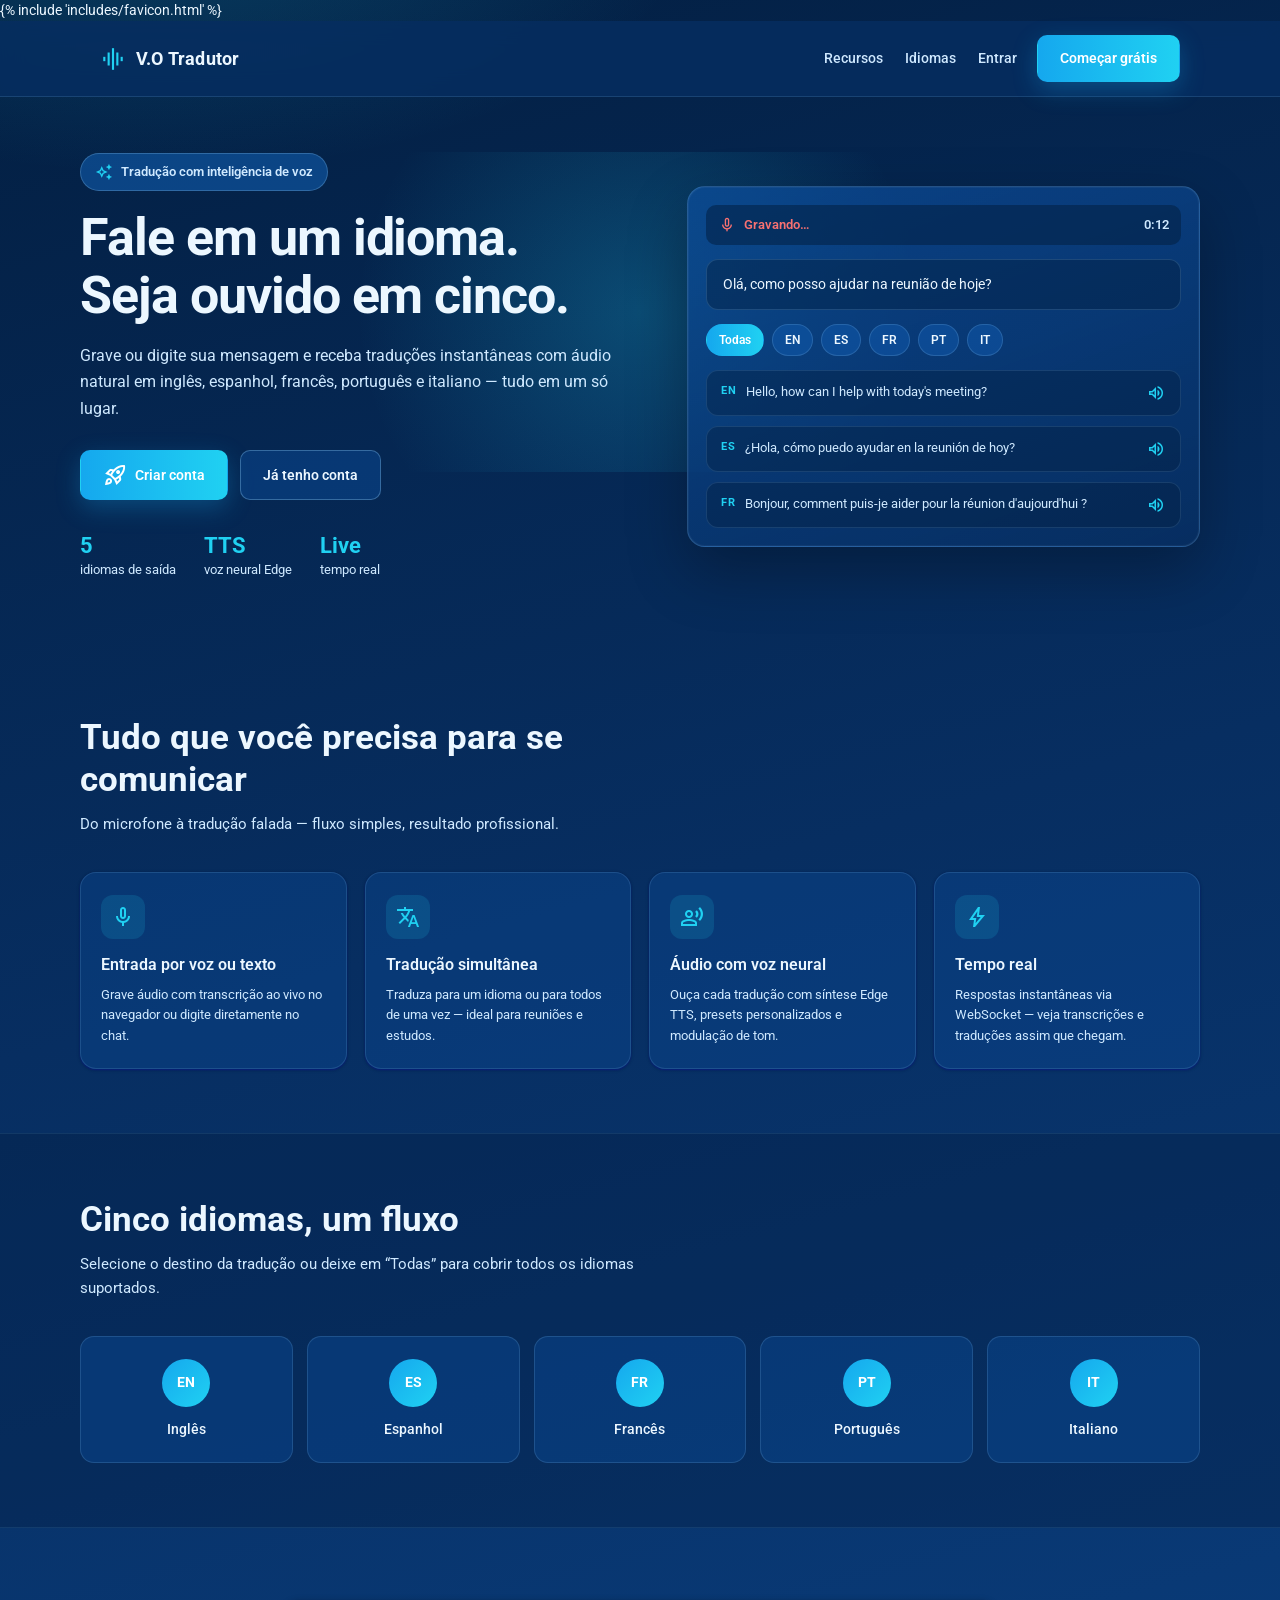
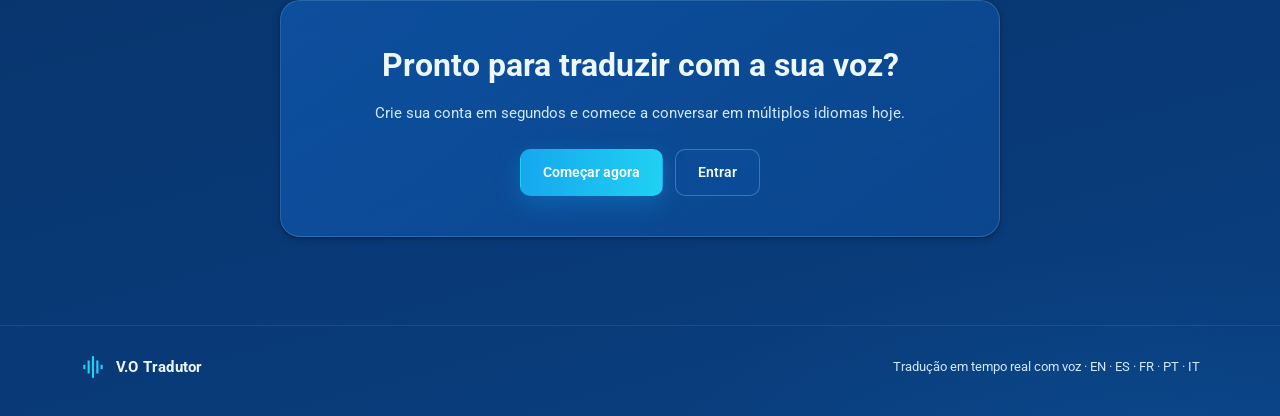
<file: templates/landing.html>
<!DOCTYPE html>
<html lang="pt-BR">
<head>
    <meta charset="utf-8">
    <meta name="viewport" content="width=device-width, initial-scale=1">
    {% include 'includes/favicon.html' %}
    <meta name="description" content="V.O Tradutor — tradução em tempo real com voz para inglês, espanhol, francês, português e italiano.">
    <title>V.O Tradutor — Tradução por voz em tempo real</title>
    <link rel="preconnect" href="https://fonts.googleapis.com">
    <link rel="preconnect" href="https://fonts.gstatic.com" crossorigin>
    <link href="https://fonts.googleapis.com/css2?family=Roboto:wght@400;500;700&display=swap" rel="stylesheet">
    <link href="https://fonts.googleapis.com/css2?family=Material+Symbols+Outlined:opsz,wght,FILL,GRAD@24,400,0,0" rel="stylesheet">
    <link rel="stylesheet" href="/static/css/base.css">
    <link rel="stylesheet" href="/static/css/landing.css?v=20260703">
</head>
<body class="md-landing-body">
    <header class="md-landing-nav" role="banner">
        <div class="md-landing-nav__inner">
            <a class="md-landing-brand" href="/">
                <span class="material-symbols-outlined" aria-hidden="true">graphic_eq</span>
                <span>V.O Tradutor</span>
            </a>
            <nav class="md-landing-nav__links" aria-label="Navegação principal">
                <a href="#recursos">Recursos</a>
                <a href="#idiomas">Idiomas</a>
                <a href="/login">Entrar</a>
            </nav>
            <a class="md-landing-btn md-landing-btn--primary md-landing-nav__cta" href="/register">Começar grátis</a>
        </div>
    </header>

    <main>
        <section class="md-landing-hero" aria-labelledby="hero-title">
            <div class="md-landing-hero__glow" aria-hidden="true"></div>
            <div class="md-landing-hero__inner">
                <div class="md-landing-hero__copy">
                    <span class="md-landing-pill">
                        <span class="material-symbols-outlined" aria-hidden="true">auto_awesome</span>
                        Tradução com inteligência de voz
                    </span>
                    <h1 id="hero-title">Fale em um idioma.<br>Seja ouvido em cinco.</h1>
                    <p class="md-landing-hero__lead">
                        Grave ou digite sua mensagem e receba traduções instantâneas com áudio natural
                        em inglês, espanhol, francês, português e italiano — tudo em um só lugar.
                    </p>
                    <div class="md-landing-hero__actions">
                        <a class="md-landing-btn md-landing-btn--primary" href="/register">
                            <span class="material-symbols-outlined" aria-hidden="true">rocket_launch</span>
                            Criar conta
                        </a>
                        <a class="md-landing-btn md-landing-btn--ghost" href="/login">
                            Já tenho conta
                        </a>
                    </div>
                    <ul class="md-landing-hero__stats" aria-label="Destaques">
                        <li>
                            <strong>5</strong>
                            <span>idiomas de saída</span>
                        </li>
                        <li>
                            <strong>TTS</strong>
                            <span>voz neural Edge</span>
                        </li>
                        <li>
                            <strong>Live</strong>
                            <span>tempo real</span>
                        </li>
                    </ul>
                </div>

                <div class="md-landing-hero__visual" aria-hidden="true">
                    <div class="md-landing-mock">
                        <div class="md-landing-mock__bar">
                            <span class="material-symbols-outlined">mic</span>
                            <span>Gravando…</span>
                            <span class="md-landing-mock__timer">0:12</span>
                        </div>
                        <div class="md-landing-mock__input">Olá, como posso ajudar na reunião de hoje?</div>
                        <div class="md-landing-mock__chips">
                            <span class="is-active">Todas</span>
                            <span>EN</span>
                            <span>ES</span>
                            <span>FR</span>
                            <span>PT</span>
                            <span>IT</span>
                        </div>
                        <div class="md-landing-mock__cards">
                            <article>
                                <span class="md-landing-mock__lang">EN</span>
                                <p>Hello, how can I help with today's meeting?</p>
                                <span class="material-symbols-outlined">volume_up</span>
                            </article>
                            <article>
                                <span class="md-landing-mock__lang">ES</span>
                                <p>¿Hola, cómo puedo ayudar en la reunión de hoy?</p>
                                <span class="material-symbols-outlined">volume_up</span>
                            </article>
                            <article>
                                <span class="md-landing-mock__lang">FR</span>
                                <p>Bonjour, comment puis-je aider pour la réunion d'aujourd'hui ?</p>
                                <span class="material-symbols-outlined">volume_up</span>
                            </article>
                        </div>
                    </div>
                </div>
            </div>
        </section>

        <section class="md-landing-section" id="recursos" aria-labelledby="features-title">
            <div class="md-landing-section__inner">
                <header class="md-landing-section__head">
                    <h2 id="features-title">Tudo que você precisa para se comunicar</h2>
                    <p>Do microfone à tradução falada — fluxo simples, resultado profissional.</p>
                </header>
                <div class="md-landing-features">
                    <article class="md-landing-feature">
                        <span class="md-landing-feature__icon material-symbols-outlined" aria-hidden="true">mic</span>
                        <h3>Entrada por voz ou texto</h3>
                        <p>Grave áudio com transcrição ao vivo no navegador ou digite diretamente no chat.</p>
                    </article>
                    <article class="md-landing-feature">
                        <span class="md-landing-feature__icon material-symbols-outlined" aria-hidden="true">translate</span>
                        <h3>Tradução simultânea</h3>
                        <p>Traduza para um idioma ou para todos de uma vez — ideal para reuniões e estudos.</p>
                    </article>
                    <article class="md-landing-feature">
                        <span class="md-landing-feature__icon material-symbols-outlined" aria-hidden="true">record_voice_over</span>
                        <h3>Áudio com voz neural</h3>
                        <p>Ouça cada tradução com síntese Edge TTS, presets personalizados e modulação de tom.</p>
                    </article>
                    <article class="md-landing-feature">
                        <span class="md-landing-feature__icon material-symbols-outlined" aria-hidden="true">bolt</span>
                        <h3>Tempo real</h3>
                        <p>Respostas instantâneas via WebSocket — veja transcrições e traduções assim que chegam.</p>
                    </article>
                </div>
            </div>
        </section>

        <section class="md-landing-section md-landing-section--alt" id="idiomas" aria-labelledby="langs-title">
            <div class="md-landing-section__inner">
                <header class="md-landing-section__head">
                    <h2 id="langs-title">Cinco idiomas, um fluxo</h2>
                    <p>Selecione o destino da tradução ou deixe em “Todas” para cobrir todos os idiomas suportados.</p>
                </header>
                <div class="md-landing-langs">
                    <div class="md-landing-lang"><span>EN</span><p>Inglês</p></div>
                    <div class="md-landing-lang"><span>ES</span><p>Espanhol</p></div>
                    <div class="md-landing-lang"><span>FR</span><p>Francês</p></div>
                    <div class="md-landing-lang"><span>PT</span><p>Português</p></div>
                    <div class="md-landing-lang"><span>IT</span><p>Italiano</p></div>
                </div>
            </div>
        </section>

        <section class="md-landing-cta" aria-labelledby="cta-title">
            <div class="md-landing-cta__inner">
                <h2 id="cta-title">Pronto para traduzir com a sua voz?</h2>
                <p>Crie sua conta em segundos e comece a conversar em múltiplos idiomas hoje.</p>
                <div class="md-landing-hero__actions">
                    <a class="md-landing-btn md-landing-btn--primary" href="/register">Começar agora</a>
                    <a class="md-landing-btn md-landing-btn--ghost" href="/login">Entrar</a>
                </div>
            </div>
        </section>
    </main>

    <footer class="md-landing-footer">
        <div class="md-landing-footer__inner">
            <span class="md-landing-brand md-landing-brand--small">
                <span class="material-symbols-outlined" aria-hidden="true">graphic_eq</span>
                V.O Tradutor
            </span>
            <p>Tradução em tempo real com voz · EN · ES · FR · PT · IT</p>
        </div>
    </footer>
</body>
</html>
</file>
<file: static/css/base.css>
/* Material Design 3 — tokens compartilhados */
:root {
    --md-sys-color-primary: #20d1f2;
    --md-sys-color-on-primary: #ecf7ff;
    --md-sys-color-primary-container: #168ee3;
    --md-sys-color-on-primary-container: #ecf7ff;
    --md-sys-color-surface: #072e61;
    --md-sys-color-surface-container-low: #0a3f80;
    --md-sys-color-surface-container: #0c4e9d;
    --md-sys-color-surface-container-high: #1360b8;
    --md-sys-color-surface-container-highest: #1670cf;
    --md-sys-color-on-surface: #ecf7ff;
    --md-sys-color-on-surface-variant: #cfe9ff;
    --md-sys-color-outline: #8cc8f4;
    --md-sys-color-outline-variant: #2f7fc7;
    --md-sys-color-error: #f2b8b5;
    --md-sys-color-on-error: #601410;
    --md-elevation-1: 0 1px 2px rgba(7, 4, 211, 0.3), 0 1px 3px 1px rgba(0, 0, 0, 0.15);
    --md-elevation-2: 0 1px 2px rgba(0, 0, 0, 0.3), 0 2px 6px 2px rgba(0, 0, 0, 0.15);
    --md-shape-corner-extra-small: 4px;
    --md-shape-corner-medium: 12px;
    --md-shape-corner-full: 9999px;
}

*,
*::before,
*::after {
    box-sizing: border-box;
}

body {
    margin: 0;
    min-height: 100vh;
    font-family: "Roboto", system-ui, -apple-system, sans-serif;
    font-size: 14px;
    line-height: 1.5;
    color: var(--md-sys-color-on-surface);
    -webkit-font-smoothing: antialiased;
}
</file>
<file: static/css/landing.css>
/* Landing page */
.md-landing-body {
    background:
        radial-gradient(1000px 500px at 12% -5%, rgba(32, 209, 242, 0.18), transparent 55%),
        radial-gradient(900px 480px at 88% 105%, rgba(22, 142, 227, 0.14), transparent 55%),
        linear-gradient(165deg, #031f42 0%, #072e61 45%, #0a3f80 100%);
}

.md-landing-nav {
    position: sticky;
    top: 0;
    z-index: 10;
    backdrop-filter: blur(12px);
    background: rgba(7, 46, 97, 0.82);
    border-bottom: 1px solid rgba(140, 200, 244, 0.15);
}

.md-landing-nav__inner {
    max-width: 1120px;
    margin: 0 auto;
    padding: 14px 20px;
    display: flex;
    align-items: center;
    gap: 20px;
}

.md-landing-brand {
    display: inline-flex;
    align-items: center;
    gap: 10px;
    color: var(--md-sys-color-on-surface);
    text-decoration: none;
    font-weight: 700;
    font-size: 18px;
    letter-spacing: 0.2px;
}

.md-landing-brand .material-symbols-outlined {
    color: var(--md-sys-color-primary);
    font-size: 26px;
}

.md-landing-brand--small {
    font-size: 15px;
}

.md-landing-nav__links {
    display: flex;
    align-items: center;
    gap: 22px;
    margin-left: auto;
}

.md-landing-nav__links a {
    color: var(--md-sys-color-on-surface-variant);
    text-decoration: none;
    font-weight: 500;
    font-size: 14px;
    transition: color 0.15s ease;
}

.md-landing-nav__links a:hover {
    color: var(--md-sys-color-on-surface);
}

.md-landing-btn {
    display: inline-flex;
    align-items: center;
    justify-content: center;
    gap: 8px;
    padding: 12px 22px;
    border-radius: 10px;
    font: inherit;
    font-weight: 600;
    font-size: 14px;
    text-decoration: none;
    cursor: pointer;
    border: 1px solid transparent;
    transition: filter 0.15s ease, transform 0.15s ease;
}

.md-landing-btn:hover {
    filter: brightness(1.06);
    transform: translateY(-1px);
}

.md-landing-btn--primary {
    background: linear-gradient(90deg, #15a8ee, #20d1f2);
    color: #fff;
    box-shadow: 0 8px 24px rgba(21, 168, 238, 0.28);
}

.md-landing-btn--ghost {
    background: rgba(12, 78, 157, 0.45);
    border-color: rgba(140, 200, 244, 0.35);
    color: var(--md-sys-color-on-surface);
}

.md-landing-hero {
    position: relative;
    overflow: hidden;
    padding: 56px 20px 72px;
}

.md-landing-hero__glow {
    position: absolute;
    inset: 10% 20% auto;
    height: 320px;
    background: radial-gradient(circle, rgba(32, 209, 242, 0.22), transparent 68%);
    pointer-events: none;
}

.md-landing-hero__inner {
    position: relative;
    max-width: 1120px;
    margin: 0 auto;
    display: grid;
    grid-template-columns: 1.05fr 0.95fr;
    gap: 40px;
    align-items: center;
}

.md-landing-pill {
    display: inline-flex;
    align-items: center;
    gap: 8px;
    padding: 8px 14px;
    border-radius: var(--md-shape-corner-full);
    background: rgba(22, 112, 207, 0.45);
    border: 1px solid rgba(140, 200, 244, 0.28);
    color: var(--md-sys-color-on-surface-variant);
    font-size: 13px;
    font-weight: 600;
}

.md-landing-pill .material-symbols-outlined {
    font-size: 18px;
    color: var(--md-sys-color-primary);
}

.md-landing-hero h1 {
    margin: 18px 0 0;
    font-size: clamp(2rem, 4.8vw, 3.25rem);
    line-height: 1.12;
    font-weight: 700;
    letter-spacing: -0.02em;
}

.md-landing-hero__lead {
    margin: 18px 0 0;
    max-width: 540px;
    font-size: 16px;
    line-height: 1.65;
    color: var(--md-sys-color-on-surface-variant);
}

.md-landing-hero__actions {
    display: flex;
    flex-wrap: wrap;
    gap: 12px;
    margin-top: 28px;
}

.md-landing-hero__stats {
    display: flex;
    flex-wrap: wrap;
    gap: 28px;
    margin: 34px 0 0;
    padding: 0;
    list-style: none;
}

.md-landing-hero__stats li {
    display: flex;
    flex-direction: column;
    gap: 2px;
}

.md-landing-hero__stats strong {
    font-size: 22px;
    color: var(--md-sys-color-primary);
    line-height: 1.1;
}

.md-landing-hero__stats span {
    font-size: 13px;
    color: var(--md-sys-color-on-surface-variant);
}

.md-landing-mock {
    padding: 18px;
    border-radius: 18px;
    background: linear-gradient(160deg, rgba(12, 78, 157, 0.72), rgba(7, 46, 97, 0.92));
    border: 1px solid rgba(140, 200, 244, 0.22);
    box-shadow:
        0 24px 60px rgba(0, 0, 0, 0.28),
        inset 0 0 0 1px rgba(255, 255, 255, 0.04);
}

.md-landing-mock__bar {
    display: flex;
    align-items: center;
    gap: 8px;
    padding: 10px 12px;
    border-radius: 10px;
    background: rgba(3, 31, 66, 0.55);
    color: #f87171;
    font-size: 13px;
    font-weight: 600;
}

.md-landing-mock__bar .material-symbols-outlined {
    font-size: 18px;
}

.md-landing-mock__timer {
    margin-left: auto;
    color: var(--md-sys-color-on-surface-variant);
    font-variant-numeric: tabular-nums;
}

.md-landing-mock__input {
    margin-top: 14px;
    padding: 14px 16px;
    border-radius: 12px;
    background: rgba(3, 31, 66, 0.45);
    border: 1px solid rgba(140, 200, 244, 0.18);
    font-size: 14px;
    line-height: 1.5;
}

.md-landing-mock__chips {
    display: flex;
    flex-wrap: wrap;
    gap: 8px;
    margin-top: 14px;
}

.md-landing-mock__chips span {
    padding: 6px 12px;
    border-radius: var(--md-shape-corner-full);
    background: rgba(19, 96, 184, 0.45);
    border: 1px solid rgba(140, 200, 244, 0.2);
    font-size: 12px;
    font-weight: 600;
}

.md-landing-mock__chips .is-active {
    background: linear-gradient(90deg, #15a8ee, #20d1f2);
    border-color: transparent;
    color: #fff;
}

.md-landing-mock__cards {
    display: flex;
    flex-direction: column;
    gap: 10px;
    margin-top: 14px;
}

.md-landing-mock__cards article {
    display: grid;
    grid-template-columns: auto 1fr auto;
    gap: 10px;
    align-items: start;
    padding: 12px 14px;
    border-radius: 12px;
    background: rgba(3, 31, 66, 0.42);
    border: 1px solid rgba(140, 200, 244, 0.14);
}

.md-landing-mock__lang {
    font-size: 11px;
    font-weight: 700;
    letter-spacing: 0.06em;
    color: var(--md-sys-color-primary);
}

.md-landing-mock__cards p {
    margin: 0;
    font-size: 13px;
    line-height: 1.45;
    color: var(--md-sys-color-on-surface-variant);
}

.md-landing-mock__cards .material-symbols-outlined {
    font-size: 20px;
    color: var(--md-sys-color-primary);
}

.md-landing-section {
    padding: 64px 20px;
}

.md-landing-section--alt {
    background: rgba(3, 31, 66, 0.38);
    border-block: 1px solid rgba(140, 200, 244, 0.1);
}

.md-landing-section__inner {
    max-width: 1120px;
    margin: 0 auto;
}

.md-landing-section__head {
    max-width: 620px;
    margin-bottom: 36px;
}

.md-landing-section__head h2 {
    margin: 0;
    font-size: clamp(1.6rem, 3vw, 2.2rem);
    line-height: 1.2;
    font-weight: 700;
}

.md-landing-section__head p {
    margin: 12px 0 0;
    color: var(--md-sys-color-on-surface-variant);
    font-size: 15px;
    line-height: 1.6;
}

.md-landing-features {
    display: grid;
    grid-template-columns: repeat(4, 1fr);
    gap: 18px;
}

.md-landing-feature {
    padding: 22px 20px;
    border-radius: 16px;
    background: rgba(12, 78, 157, 0.35);
    border: 1px solid rgba(140, 200, 244, 0.16);
    box-shadow: var(--md-elevation-1);
}

.md-landing-feature__icon {
    display: inline-flex;
    padding: 10px;
    border-radius: 12px;
    background: rgba(32, 209, 242, 0.14);
    color: var(--md-sys-color-primary);
    font-size: 24px;
}

.md-landing-feature h3 {
    margin: 14px 0 0;
    font-size: 16px;
    font-weight: 600;
}

.md-landing-feature p {
    margin: 8px 0 0;
    font-size: 13px;
    line-height: 1.55;
    color: var(--md-sys-color-on-surface-variant);
}

.md-landing-langs {
    display: grid;
    grid-template-columns: repeat(5, 1fr);
    gap: 14px;
}

.md-landing-lang {
    text-align: center;
    padding: 22px 14px;
    border-radius: 14px;
    background: rgba(12, 78, 157, 0.4);
    border: 1px solid rgba(140, 200, 244, 0.18);
}

.md-landing-lang span {
    display: inline-flex;
    width: 48px;
    height: 48px;
    align-items: center;
    justify-content: center;
    border-radius: 50%;
    background: linear-gradient(135deg, #15a8ee, #20d1f2);
    color: #fff;
    font-weight: 700;
    font-size: 14px;
}

.md-landing-lang p {
    margin: 12px 0 0;
    font-size: 14px;
    font-weight: 500;
}

.md-landing-cta {
    padding: 72px 20px 88px;
}

.md-landing-cta__inner {
    max-width: 720px;
    margin: 0 auto;
    text-align: center;
    padding: 40px 28px;
    border-radius: 20px;
    background: linear-gradient(145deg, rgba(22, 125, 241, 0.35), rgba(12, 78, 157, 0.55));
    border: 1px solid rgba(140, 200, 244, 0.22);
    box-shadow: var(--md-elevation-2);
}

.md-landing-cta__inner h2 {
    margin: 0;
    font-size: clamp(1.5rem, 3vw, 2rem);
    font-weight: 700;
}

.md-landing-cta__inner p {
    margin: 12px 0 0;
    color: var(--md-sys-color-on-surface-variant);
    font-size: 15px;
    line-height: 1.6;
}

.md-landing-cta__inner .md-landing-hero__actions {
    justify-content: center;
    margin-top: 24px;
}

.md-landing-footer {
    padding: 28px 20px 36px;
    border-top: 1px solid rgba(140, 200, 244, 0.12);
}

.md-landing-footer__inner {
    max-width: 1120px;
    margin: 0 auto;
    display: flex;
    flex-wrap: wrap;
    align-items: center;
    justify-content: space-between;
    gap: 12px;
}

.md-landing-footer p {
    margin: 0;
    font-size: 13px;
    color: var(--md-sys-color-on-surface-variant);
}

@media (max-width: 960px) {
    .md-landing-hero__inner {
        grid-template-columns: 1fr;
    }

    .md-landing-hero__visual {
        order: -1;
    }

    .md-landing-features {
        grid-template-columns: repeat(2, 1fr);
    }

    .md-landing-langs {
        grid-template-columns: repeat(3, 1fr);
    }
}

@media (max-width: 640px) {
    .md-landing-nav__links {
        display: none;
    }

    .md-landing-nav__cta {
        margin-left: auto;
    }

    .md-landing-features,
    .md-landing-langs {
        grid-template-columns: 1fr;
    }

    .md-landing-hero {
        padding-top: 36px;
    }

    .md-landing-hero__actions .md-landing-btn {
        flex: 1 1 100%;
    }
}
</file>
